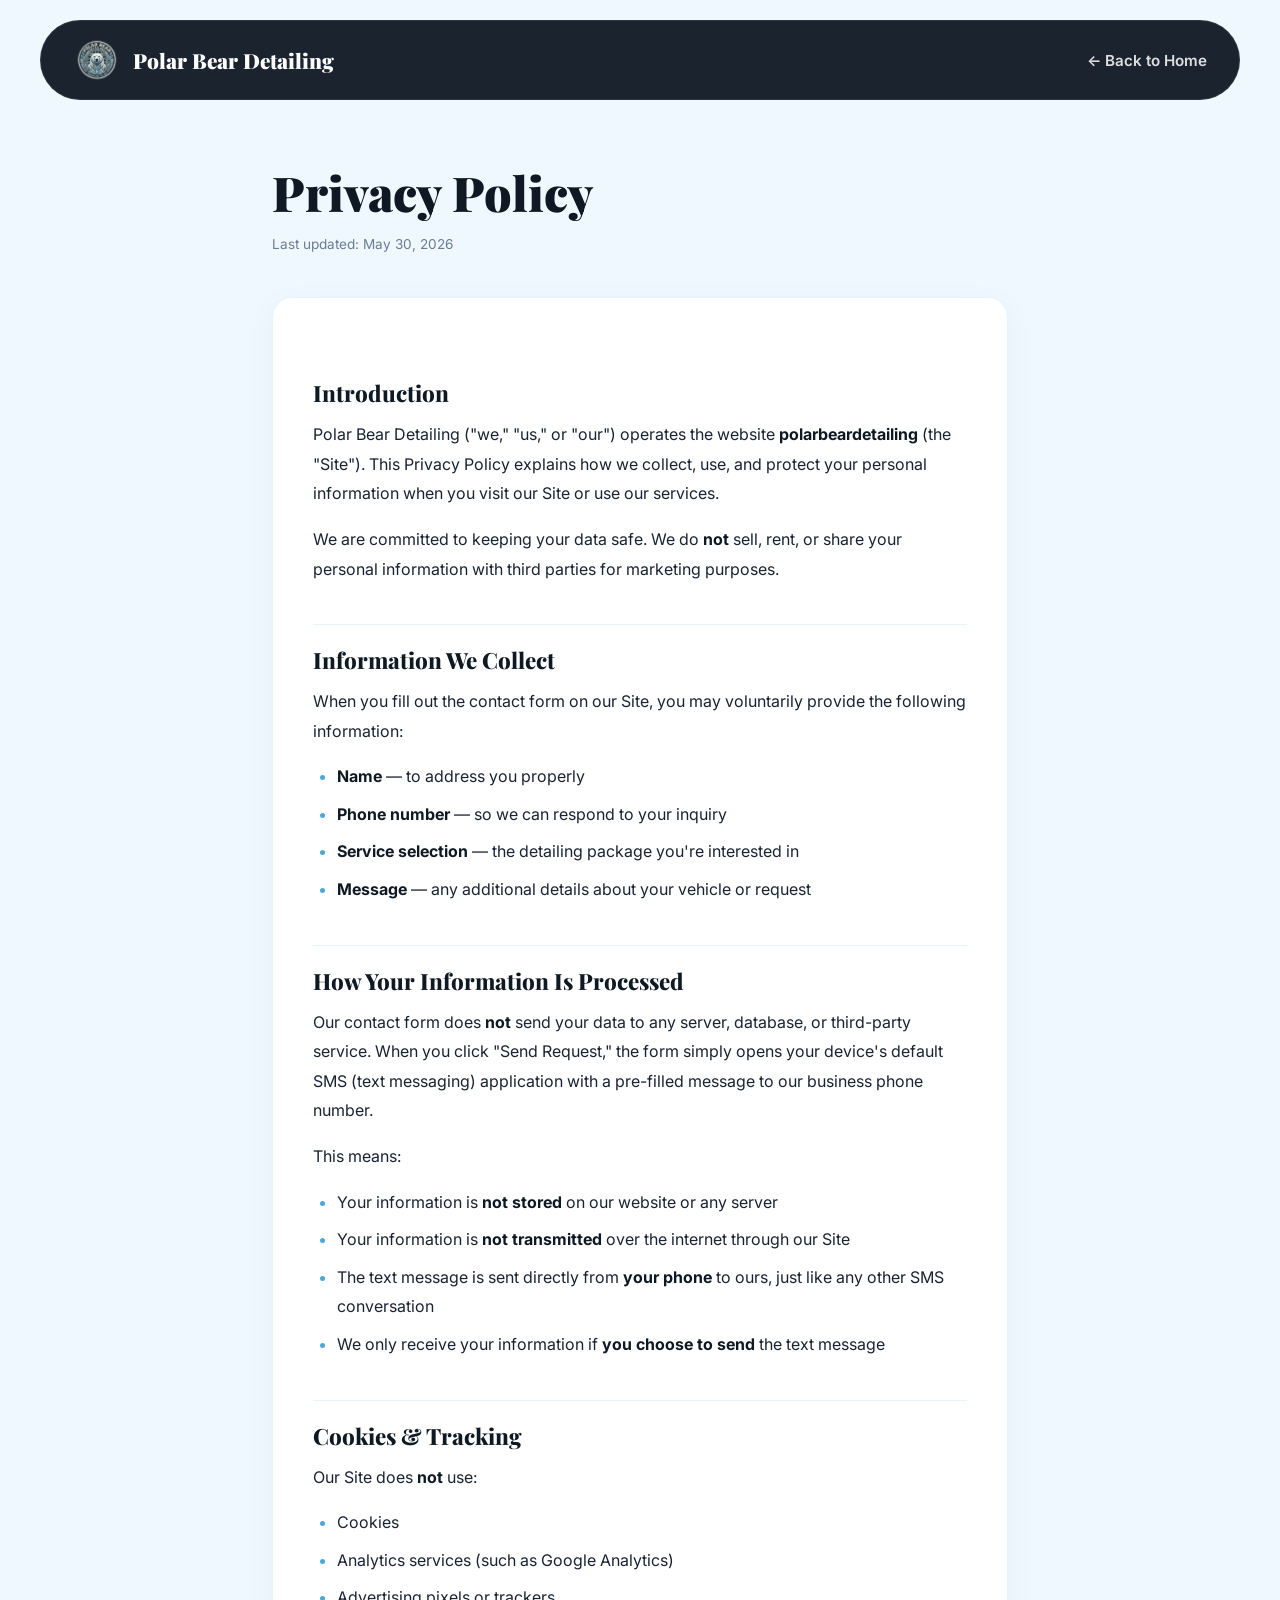
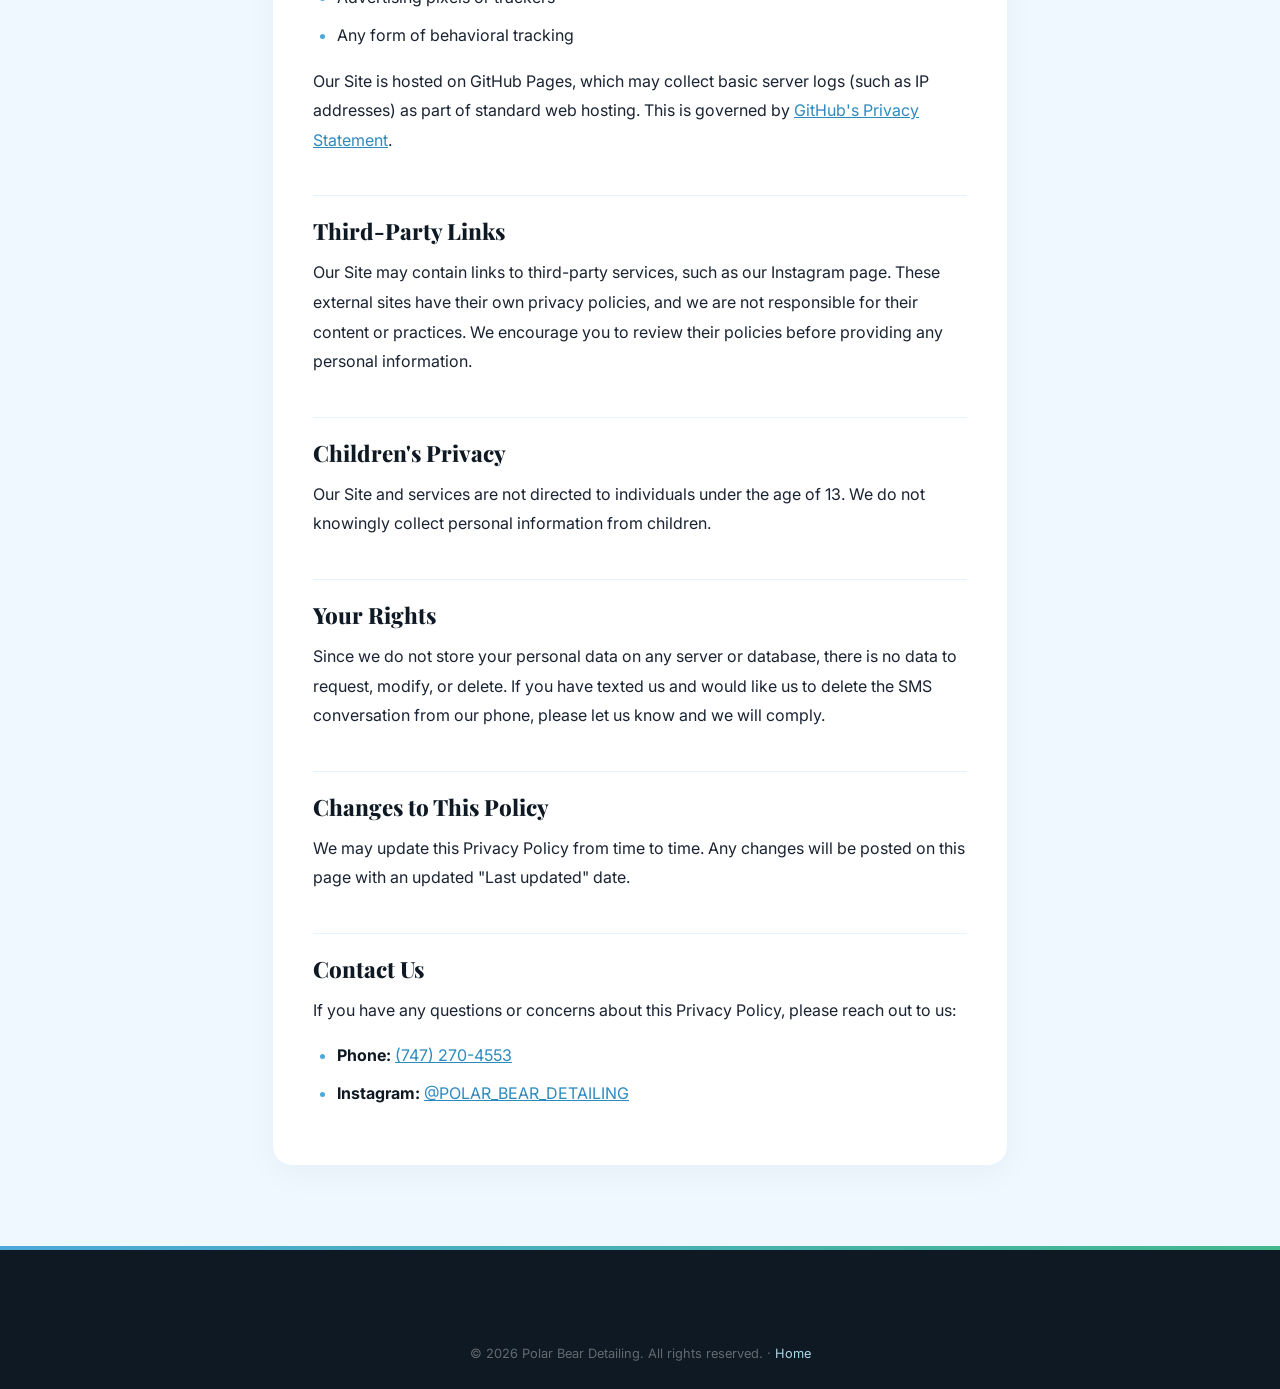
<file: privacy.html>
<!DOCTYPE html>
<html lang="en">
<head>
  <meta charset="UTF-8">
  <meta name="viewport" content="width=device-width, initial-scale=1.0">
  <title>Privacy Policy — Polar Bear Detailing</title>
  <meta name="description" content="Privacy Policy for Polar Bear Detailing. Learn how we handle your personal information.">
  <link rel="icon" type="image/png" sizes="32x32" href="favicon-32.png">
  <link rel="icon" type="image/png" sizes="16x16" href="favicon-16.png">
  <link rel="apple-touch-icon" sizes="180x180" href="apple-touch-icon.png">
  <meta name="theme-color" content="#0f1923">
  <link rel="stylesheet" href="styles.css">
  <style>
    .policy-page { padding: 160px 0 80px; min-height: 100vh; background: var(--ice); }
    .policy-nav { position: fixed; top: 20px; left: 50%; transform: translateX(-50%); width: calc(100% - 64px); max-width: 1200px; height: 80px; border-radius: 40px; z-index: 101; padding: 0 32px; background: rgba(15, 25, 35, 0.95); border: 1px solid rgba(255,255,255,0.08); backdrop-filter: blur(20px); -webkit-backdrop-filter: blur(20px); display: flex; align-items: center; justify-content: space-between; }
    .policy-nav a.back-link { color: #fff; font-weight: 600; font-size: .95rem; display: flex; align-items: center; gap: 8px; opacity: .85; transition: all .3s; }
    .policy-nav a.back-link:hover { opacity: 1; color: var(--glacier-l); }
    .policy-nav .pn-logo { display: flex; align-items: center; gap: 12px; font-family: 'Playfair Display', serif; font-weight: 900; font-size: 1.3rem; color: #fff; }
    .policy-nav .pn-logo img { height: 48px; width: 48px; border-radius: 50%; object-fit: cover; }
    .policy-content { max-width: 800px; margin: 0 auto; padding: 0 32px; }
    .policy-content h1 { font-family: 'Playfair Display', serif; font-size: clamp(2rem, 4vw, 3rem); font-weight: 900; color: var(--navy); margin-bottom: 8px; }
    .policy-content .policy-updated { font-size: .85rem; color: var(--text-l); margin-bottom: 40px; }
    .policy-content h2 { font-family: 'Playfair Display', serif; font-size: 1.4rem; font-weight: 800; color: var(--navy); margin: 40px 0 12px; padding-top: 20px; border-top: 1px solid var(--ice2); }
    .policy-content h2:first-of-type { border-top: none; padding-top: 0; }
    .policy-content p { font-size: 1rem; color: var(--text); line-height: 1.85; margin-bottom: 16px; }
    .policy-content ul { padding-left: 24px; margin-bottom: 16px; }
    .policy-content li { font-size: 1rem; color: var(--text); line-height: 1.85; margin-bottom: 8px; }
    .policy-content li::marker { color: var(--glacier); }
    .policy-content strong { color: var(--navy); }
    .policy-content a { color: var(--glacier-d); text-decoration: underline; transition: color .3s; }
    .policy-content a:hover { color: var(--glacier); }
    .policy-card { background: #fff; border-radius: var(--radius); padding: 40px; border: 1px solid var(--ice2); box-shadow: 0 8px 32px rgba(15,25,35,.04); }
    @media (max-width: 768px) {
      .policy-page { padding: 120px 0 60px; }
      .policy-nav { width: calc(100% - 32px); padding: 0 20px; height: 70px; border-radius: 35px; top: 12px; }
      .policy-nav .pn-logo { font-size: 1.1rem; }
      .policy-nav .pn-logo img { height: 40px; width: 40px; }
      .policy-card { padding: 28px 20px; }
    }
  </style>
</head>
<body>

  <nav class="policy-nav">
    <a href="index.html" class="pn-logo">
      <img src="Logo/polar-bear-logo.png" alt="Polar Bear Detailing">
      <span>Polar Bear Detailing</span>
    </a>
    <a href="index.html" class="back-link">← Back to Home</a>
  </nav>

  <div class="policy-page">
    <div class="policy-content">
      <h1>Privacy Policy</h1>
      <p class="policy-updated">Last updated: May 30, 2026</p>

      <div class="policy-card">

        <h2>Introduction</h2>
        <p>Polar Bear Detailing ("we," "us," or "our") operates the website <strong>polarbeardetailing</strong> (the "Site"). This Privacy Policy explains how we collect, use, and protect your personal information when you visit our Site or use our services.</p>
        <p>We are committed to keeping your data safe. We do <strong>not</strong> sell, rent, or share your personal information with third parties for marketing purposes.</p>

        <h2>Information We Collect</h2>
        <p>When you fill out the contact form on our Site, you may voluntarily provide the following information:</p>
        <ul>
          <li><strong>Name</strong> — to address you properly</li>
          <li><strong>Phone number</strong> — so we can respond to your inquiry</li>
          <li><strong>Service selection</strong> — the detailing package you're interested in</li>
          <li><strong>Message</strong> — any additional details about your vehicle or request</li>
        </ul>

        <h2>How Your Information Is Processed</h2>
        <p>Our contact form does <strong>not</strong> send your data to any server, database, or third-party service. When you click "Send Request," the form simply opens your device's default SMS (text messaging) application with a pre-filled message to our business phone number.</p>
        <p>This means:</p>
        <ul>
          <li>Your information is <strong>not stored</strong> on our website or any server</li>
          <li>Your information is <strong>not transmitted</strong> over the internet through our Site</li>
          <li>The text message is sent directly from <strong>your phone</strong> to ours, just like any other SMS conversation</li>
          <li>We only receive your information if <strong>you choose to send</strong> the text message</li>
        </ul>

        <h2>Cookies & Tracking</h2>
        <p>Our Site does <strong>not</strong> use:</p>
        <ul>
          <li>Cookies</li>
          <li>Analytics services (such as Google Analytics)</li>
          <li>Advertising pixels or trackers</li>
          <li>Any form of behavioral tracking</li>
        </ul>
        <p>Our Site is hosted on GitHub Pages, which may collect basic server logs (such as IP addresses) as part of standard web hosting. This is governed by <a href="https://docs.github.com/en/site-policy/privacy-policies/github-general-privacy-statement" target="_blank" rel="noopener">GitHub's Privacy Statement</a>.</p>

        <h2>Third-Party Links</h2>
        <p>Our Site may contain links to third-party services, such as our Instagram page. These external sites have their own privacy policies, and we are not responsible for their content or practices. We encourage you to review their policies before providing any personal information.</p>

        <h2>Children's Privacy</h2>
        <p>Our Site and services are not directed to individuals under the age of 13. We do not knowingly collect personal information from children.</p>

        <h2>Your Rights</h2>
        <p>Since we do not store your personal data on any server or database, there is no data to request, modify, or delete. If you have texted us and would like us to delete the SMS conversation from our phone, please let us know and we will comply.</p>

        <h2>Changes to This Policy</h2>
        <p>We may update this Privacy Policy from time to time. Any changes will be posted on this page with an updated "Last updated" date.</p>

        <h2>Contact Us</h2>
        <p>If you have any questions or concerns about this Privacy Policy, please reach out to us:</p>
        <ul>
          <li><strong>Phone:</strong> <a href="tel:7472704553">(747) 270-4553</a></li>
          <li><strong>Instagram:</strong> <a href="https://www.instagram.com/POLAR_BEAR_Detailing" target="_blank" rel="noopener">@POLAR_BEAR_DETAILING</a></li>
        </ul>

      </div>
    </div>
  </div>

  <div class="footer-aurora"></div>
  <footer class="footer">
    <div class="container">
      <div class="footer-bottom" style="border-top:none">
        © 2026 Polar Bear Detailing. All rights reserved. · <a href="index.html" style="color:var(--glacier-l)">Home</a>
      </div>
    </div>
  </footer>

</body>
</html>
</file>
<file: styles.css>
@import url('https://fonts.googleapis.com/css2?family=Inter:wght@300;400;500;600;700;800;900&family=Playfair+Display:wght@700;800;900&display=swap');
:root{--white:#fff;--ice:#f0f8ff;--ice2:#e8f4fd;--glacier:#4da8da;--glacier-d:#2d8abf;--glacier-l:#a8d8ea;--navy:#0f1923;--navy2:#1a2a3a;--text:#1a2332;--text-l:#6b7d93;--radius:20px;--ease:cubic-bezier(.16,1,.3,1)}
*,*::before,*::after{box-sizing:border-box;margin:0;padding:0}
html{scroll-behavior:smooth}
body{font-family:'Inter',system-ui,sans-serif;color:var(--text);background:var(--white);overflow-x:hidden;-webkit-font-smoothing:antialiased}
body.no-scroll{overflow:hidden}
a{color:inherit;text-decoration:none}img{max-width:100%;display:block}button{cursor:pointer;font-family:inherit}
.container{max-width:1240px;margin:0 auto;padding:0 32px}
.btn{display:inline-flex;align-items:center;gap:10px;padding:16px 36px;border:none;border-radius:60px;font-weight:600;font-size:1rem;transition:all .5s var(--ease);position:relative;overflow:hidden}
.btn::after{content:'';position:absolute;inset:0;background:rgba(255,255,255,.15);transform:translateY(100%);transition:transform .4s var(--ease)}
.btn:hover::after{transform:translateY(0)}
.btn-primary{background:linear-gradient(135deg,var(--glacier),var(--glacier-d));color:#fff;box-shadow:0 8px 32px rgba(77,168,218,.3)}
.btn-primary:hover{transform:translateY(-3px) scale(1.03);box-shadow:0 16px 48px rgba(77,168,218,.4)}
.btn-lg{padding:20px 48px;font-size:1.1rem}
.btn-sm{padding:14px 28px;font-size:.9rem}
.btn-glass{background:rgba(255,255,255,.15);backdrop-filter:blur(10px);border:1px solid rgba(255,255,255,.3);color:#fff}
.btn-glass:hover{background:rgba(255,255,255,.25);transform:translateY(-3px)}
.btn-outline{background:transparent;border:2px solid var(--glacier);color:var(--glacier)}
.btn-outline:hover{background:var(--glacier);color:#fff;transform:translateY(-3px)}
.navbar {
  position: fixed;
  top: 20px;
  left: 50%;
  transform: translateX(-50%);
  width: calc(100% - 64px);
  max-width: 1200px;
  height: 80px;
  border-radius: 40px;
  z-index: 101;
  padding: 0 32px;
  transition: all 0.6s var(--ease);
  background: rgba(15, 25, 35, 0.4);
  border: 1px solid rgba(255, 255, 255, 0.08);
  backdrop-filter: blur(20px);
  -webkit-backdrop-filter: blur(20px);
}
@media (max-width: 768px) {
  .navbar {
    width: calc(100% - 32px);
    padding: 0 20px;
    height: 70px;
    border-radius: 35px;
    top: 12px;
  }
}
.navbar.scrolled {
  background: rgba(255, 255, 255, 0.85);
  border-color: rgba(77, 168, 218, 0.15);
  box-shadow: 0 20px 40px rgba(15, 25, 35, 0.05);
  top: 12px;
}
.navbar.scrolled .nav-logo {
  color: var(--navy);
}
.navbar.scrolled .nav-links a {
  color: var(--navy);
}
.navbar.scrolled .hamburger span {
  background: var(--navy);
}
.nav-inner{max-width:1240px;margin:0 auto;display:flex;align-items:center;justify-content:space-between;height:100%}
.nav-logo{display:flex;align-items:center;gap:14px;font-family:'Playfair Display',serif;font-weight:900;font-size:1.45rem;color:#fff;transition:color .6s var(--ease);line-height:1}
.nav-logo span{display:inline-block;transform:translateY(-2px)}
.nav-logo img{height:64px;width:64px;border-radius:50%;object-fit:cover}
.nav-links{display:flex;align-items:center;gap:36px;list-style:none}
.nav-links a{font-size:.9rem;font-weight:500;color:#fff;opacity:.85;transition:all .3s}
.nav-links a:hover{opacity:1;color:var(--glacier-l)}
.hamburger{display:none;background:none;border:none;flex-direction:column;gap:6px;padding:8px}
.hamburger span{width:24px;height:2px;background:#fff;transition:all .3s}
.mobile-menu {
  position: fixed;
  inset: 0;
  background: rgba(15, 25, 35, 0.96);
  backdrop-filter: blur(25px);
  -webkit-backdrop-filter: blur(25px);
  padding: 120px 32px 40px;
  z-index: 99;
  display: flex;
  flex-direction: column;
  gap: 12px;
  opacity: 0;
  pointer-events: none;
  transform: translateY(-20px);
  transition: all 0.5s var(--ease);
}
.mobile-menu.active {
  opacity: 1;
  pointer-events: auto;
  transform: translateY(0);
}
.navbar.menu-active {
  background: transparent !important;
  border-color: transparent !important;
  box-shadow: none !important;
  backdrop-filter: none !important;
  -webkit-backdrop-filter: none !important;
}
.navbar.menu-active .nav-logo {
  color: #fff !important;
}
.navbar.menu-active .hamburger span {
  background: #fff !important;
}
.mobile-menu a {
  font-size: 1.8rem;
  font-weight: 700;
  color: #fff;
  padding: 16px 0;
  border-bottom: 1px solid rgba(255, 255, 255, 0.1);
  opacity: 0;
  transform: translateY(20px);
  transition: all 0.5s var(--ease);
}
.mobile-menu.active a {
  opacity: 0.9;
  transform: translateY(0);
}
.mobile-menu.active a:nth-child(1) { transition-delay: 0.1s; }
.mobile-menu.active a:nth-child(2) { transition-delay: 0.15s; }
.mobile-menu.active a:nth-child(3) { transition-delay: 0.2s; }
.mobile-menu.active a:nth-child(4) { transition-delay: 0.25s; }
.hero{min-height:100vh;display:flex;flex-direction:column;align-items:center;justify-content:center;position:relative;overflow:hidden}
.hero-bg{position:absolute;inset:0;width:100%;height:100%;object-fit:cover;z-index:0}
.hero-overlay{position:absolute;inset:0;background:linear-gradient(180deg,rgba(15,25,35,.85) 0%,rgba(15,25,35,.6) 50%,rgba(15,25,35,.75) 100%);z-index:1}
.hero-particles{position:absolute;inset:0;z-index:2;pointer-events:none}
.hero-inner{position:relative;z-index:3;text-align:center;max-width:900px;width:100%;margin:auto auto 0;padding:120px 32px 0}
.hero-badge{display:inline-flex;align-items:center;gap:8px;padding:10px 24px;background:rgba(255,255,255,.1);backdrop-filter:blur(10px);border:1px solid rgba(255,255,255,.2);border-radius:50px;font-size:.85rem;font-weight:600;color:#fff;margin-bottom:28px;animation:fadeUp .8s var(--ease) both}
.hero h1{font-family:'Playfair Display',serif;font-size:clamp(2.8rem,7vw,5.5rem);font-weight:900;line-height:1.05;letter-spacing:-.02em;color:#fff;margin-bottom:24px;animation:fadeUp 1s var(--ease) .1s both}
.hero h1 em{font-style:normal;background:linear-gradient(135deg,var(--glacier-l),var(--glacier));-webkit-background-clip:text;-webkit-text-fill-color:transparent;background-clip:text}
.hero-sub{font-size:clamp(1rem,1.8vw,1.25rem);color:rgba(255,255,255,.8);max-width:580px;margin:0 auto 36px;line-height:1.7;animation:fadeUp 1s var(--ease) .2s both}
.hero-cta{display:flex;gap:16px;justify-content:center;flex-wrap:wrap;animation:fadeUp 1s var(--ease) .3s both}
.hero-trust{display:flex;gap:24px;justify-content:center;margin-top:40px;animation:fadeUp 1s var(--ease) .5s both;flex-wrap:wrap}
.hero-trust-item{font-size:.85rem;font-weight:500;color:rgba(255,255,255,.7);display:flex;align-items:center;gap:6px}
.hero-scroll{position:relative;z-index:3;display:flex;flex-direction:column;align-items:center;gap:8px;margin-top:auto;margin-bottom:32px;animation:fadeUp 1s var(--ease) .7s both}
.hero-scroll span{font-size:.7rem;font-weight:600;letter-spacing:.15em;text-transform:uppercase;color:rgba(255,255,255,.5)}
.scroll-line{width:1px;height:36px;background:linear-gradient(to bottom,var(--glacier-l),transparent);animation:scrollPulse 2s ease-in-out infinite}
@keyframes fadeUp{from{opacity:0;transform:translateY(40px)}to{opacity:1;transform:translateY(0)}}
@keyframes scrollPulse{0%,100%{opacity:.3;transform:scaleY(.6)}50%{opacity:1;transform:scaleY(1)}}
.stats{padding:72px 0;background:var(--navy);position:relative}
.stats-grid{display:grid;grid-template-columns:repeat(4,1fr);gap:32px;text-align:center}
.stat-number{font-family:'Playfair Display',serif;font-size:3.2rem;font-weight:900;background:linear-gradient(135deg,#fff,var(--glacier-l));-webkit-background-clip:text;-webkit-text-fill-color:transparent;background-clip:text}
.stat-label{font-size:.8rem;color:var(--glacier-l);margin-top:4px;font-weight:500;letter-spacing:.08em;text-transform:uppercase}
.trust-strip{padding:48px 0;background:#fff;border-bottom:1px solid var(--ice2)}
.trust-grid{display:grid;grid-template-columns:repeat(4,1fr);gap:24px;text-align:center}
.trust-item{display:flex;flex-direction:column;align-items:center;gap:10px}
.trust-icon{width:56px;height:56px;border-radius:16px;background:var(--ice);border:1px solid var(--ice2);display:flex;align-items:center;justify-content:center;font-size:1.6rem}
.trust-item h4{font-size:.85rem;font-weight:700;color:var(--navy)}
.trust-item p{font-size:.75rem;color:var(--text-l);line-height:1.4}
.section{padding:72px 0;position:relative}
.section-dark{background:var(--navy);color:#fff}
.section-ice{background:var(--ice)}
.section-label{font-size:.8rem;font-weight:700;letter-spacing:.2em;text-transform:uppercase;color:var(--glacier);margin-bottom:12px}
.section-title{font-family:'Playfair Display',serif;font-size:clamp(1.8rem,4vw,3rem);font-weight:900;line-height:1.15;letter-spacing:-.02em;margin-bottom:14px}
.section-desc{font-size:1rem;color:var(--text-l);max-width:520px;line-height:1.7}
.section-dark .section-desc{color:var(--glacier-l)}
.section-header{text-align:center;margin-bottom:48px}
.section-header .section-desc{margin:0 auto}
[data-reveal]{opacity:0;transform:translateY(30px);transition:opacity 1s var(--ease),transform 1s var(--ease)}
[data-reveal].revealed{opacity:1;transform:translateY(0)}
[data-reveal="scale"]{transform:scale(.95)}[data-reveal="scale"].revealed{transform:scale(1)}
.split-section{display:grid;grid-template-columns:1fr 1fr;gap:48px;align-items:center}
.why-grid{display:grid;grid-template-columns:1fr 1fr;gap:16px}
.why-card{padding:24px;border-radius:16px;background:var(--ice);border:1px solid var(--ice2);transition:all .5s var(--ease)}
.why-card:hover{transform:translateY(-4px);box-shadow:0 16px 40px rgba(77,168,218,.1);background:#fff}
.why-card .why-icon{width:48px;height:48px;border-radius:12px;background:linear-gradient(135deg,var(--glacier),var(--glacier-d));display:flex;align-items:center;justify-content:center;font-size:1.4rem;margin-bottom:14px}
.why-card h4{font-family:'Playfair Display',serif;font-size:1.05rem;font-weight:800;margin-bottom:6px;color:var(--navy)}
.why-card p{font-size:.82rem;color:var(--text-l);line-height:1.55}
.steps-grid{display:grid;grid-template-columns:repeat(3,1fr);gap:32px;position:relative}
.step-card{text-align:center;position:relative;z-index:1}
.step-number{font-family:'Playfair Display',serif;font-size:4rem;font-weight:900;background:linear-gradient(135deg,var(--glacier-l),var(--glacier));-webkit-background-clip:text;-webkit-text-fill-color:transparent;background-clip:text;line-height:1;margin-bottom:20px}
.step-card h3{font-size:1.2rem;font-weight:700;color:#fff;margin-bottom:10px}
.step-card p{font-size:.9rem;color:var(--glacier-l);line-height:1.6;max-width:280px;margin:0 auto}
.services-grid{display:grid;grid-template-columns:repeat(auto-fit,minmax(320px,1fr));gap:24px}
.service-card{background:#fff;border:1px solid rgba(77,168,218,.1);border-radius:var(--radius);padding:40px 28px;position:relative;overflow:hidden;transition:all .6s var(--ease)}
.service-card::before{content:'';position:absolute;top:0;left:0;right:0;height:3px;background:linear-gradient(90deg,var(--glacier-l),var(--glacier));transform:scaleX(0);transform-origin:left;transition:transform .6s var(--ease)}
.service-card:hover{transform:translateY(-8px);box-shadow:0 24px 64px rgba(77,168,218,.12);border-color:var(--glacier-l)}
.service-card:hover::before{transform:scaleX(1)}
.service-card.popular{border-color:var(--glacier);box-shadow:0 12px 40px rgba(77,168,218,.1)}
.popular-badge{position:absolute;top:20px;right:20px;background:linear-gradient(135deg,var(--glacier),var(--glacier-d));color:#fff;font-size:.7rem;font-weight:700;padding:6px 16px;border-radius:50px;text-transform:uppercase;letter-spacing:1px}
.service-icon{font-size:2.5rem;margin-bottom:16px;display:block}
.service-card h3{font-family:'Playfair Display',serif;font-size:1.5rem;font-weight:800;margin-bottom:8px;color:var(--navy)}
.service-desc{color:var(--text-l);font-size:.9rem;margin-bottom:18px;line-height:1.6}
.service-items{list-style:none;margin-bottom:24px}
.service-items li{padding:7px 0 7px 26px;position:relative;font-size:.88rem;color:var(--text)}
.service-items li::before{content:'✓';position:absolute;left:0;color:var(--glacier);font-weight:700}
.service-card .btn{width:100%;justify-content:center}
.pricing-note{text-align:center;max-width:640px;margin:40px auto 0;padding:36px 32px;background:linear-gradient(135deg,var(--ice),#fff);border:1px solid var(--ice2);border-radius:var(--radius);display:flex;flex-direction:column;align-items:center}
.pricing-note p{font-size:1.05rem;color:var(--text);line-height:1.8}
.cta-break{padding:64px 0;background:linear-gradient(180deg,#0f1923 0%,#1a2a3a 50%,#0f1923 100%);position:relative;overflow:hidden}
.cta-break::before{content:'';position:absolute;top:-50%;right:-20%;width:500px;height:500px;border-radius:50%;background:radial-gradient(circle,rgba(77,168,218,.15),transparent 70%)}
.cta-break-inner{text-align:center;position:relative;z-index:1}
.cta-break h2{font-family:'Playfair Display',serif;font-size:clamp(1.6rem,3.5vw,2.4rem);font-weight:900;color:#fff;margin-bottom:12px}
.cta-break p{font-size:1rem;color:var(--glacier-l);margin-bottom:28px}
.gallery-grid{display:grid;grid-template-columns:repeat(auto-fill,minmax(260px,1fr));gap:16px}
.gallery-item{position:relative;border-radius:16px;overflow:hidden;aspect-ratio:4/3;cursor:pointer}
.gallery-item img{width:100%;height:100%;object-fit:cover;transition:transform .8s var(--ease)}
.gallery-item:hover img{transform:scale(1.08)}
.gallery-item .overlay{position:absolute;inset:0;background:linear-gradient(to top,rgba(15,25,35,.7),transparent 60%);opacity:0;transition:opacity .5s;display:flex;align-items:flex-end;padding:24px}
.gallery-item:hover .overlay{opacity:1}
.gallery-item .overlay span{color:#fff;font-weight:600;transform:translateY(10px);transition:transform .5s var(--ease)}
.gallery-item:hover .overlay span{transform:translateY(0)}
.reviews-wrapper{overflow:hidden;margin:-16px -32px;padding:16px 32px}
.reviews-track{display:flex;gap:24px;transition:transform .7s var(--ease)}
.review-card{flex:0 0 380px;background:#fff;border:1px solid rgba(77,168,218,.08);border-radius:var(--radius);padding:36px 28px;position:relative}
.review-card::before{content:'\201C';position:absolute;top:12px;right:20px;font-size:5rem;color:var(--ice2);font-family:Georgia,serif;line-height:1}
.review-stars{color:#f5a623;font-size:1.1rem;margin-bottom:14px;letter-spacing:3px}
.review-text{color:var(--text);font-size:.95rem;line-height:1.8;margin-bottom:20px}
.review-author{display:flex;align-items:center;gap:12px}
.review-avatar{width:44px;height:44px;border-radius:50%;background:linear-gradient(135deg,var(--glacier-l),var(--glacier));display:flex;align-items:center;justify-content:center;color:#fff;font-weight:800}
.review-name{font-weight:700;color:var(--navy);font-size:.95rem}
.review-location{font-size:.8rem;color:var(--text-l);margin-top:2px}
.reviews-controls{display:flex;justify-content:center;gap:12px;margin-top:36px}
.reviews-controls button{width:48px;height:48px;border-radius:50%;border:2px solid var(--ice2);background:#fff;color:var(--navy);font-size:1.2rem;transition:all .3s}
.reviews-controls button:hover{background:var(--glacier);color:#fff;border-color:var(--glacier);transform:scale(1.1)}
.reviews-dots{display:flex;justify-content:center;gap:8px;margin-top:16px}
.reviews-dots .dot{width:8px;height:8px;border-radius:50%;background:var(--ice2);border:none;transition:all .4s;cursor:pointer}
.reviews-dots .dot.active{background:var(--glacier);width:32px;border-radius:4px}
.areas-grid{display:grid;grid-template-columns:repeat(3,1fr);gap:24px}
.area-card{text-align:center;padding:48px 28px;background:#fff;border:1px solid rgba(77,168,218,.08);border-radius:var(--radius);transition:all .5s var(--ease)}
.area-card:hover{transform:translateY(-6px);box-shadow:0 20px 48px rgba(77,168,218,.1)}
.area-card.primary{border-color:rgba(77,168,218,.08);background:#fff}
.area-icon{width:64px;height:64px;border-radius:16px;background:linear-gradient(135deg,var(--ice),var(--ice2));display:inline-flex;align-items:center;justify-content:center;font-size:2.5rem;transition:all .5s var(--ease)}
.area-card h3{font-family:'Playfair Display',serif;font-size:1.5rem;font-weight:800;color:var(--navy);margin-bottom:8px}
.area-card p{color:var(--text-l);font-size:.9rem}
.contact-grid{display:grid;grid-template-columns:1fr 1fr;gap:72px;align-items:start}
.contact-info h3{font-family:'Playfair Display',serif;font-size:2.2rem;font-weight:900;color:#fff;margin-bottom:16px;line-height:1.15}
.contact-info>p{color:var(--glacier-l);margin-bottom:32px;font-size:1.05rem;line-height:1.7}
.contact-methods{display:flex;flex-direction:column;gap:14px}
.contact-method{display:flex;align-items:center;gap:18px;padding:18px 22px;background:rgba(255,255,255,.06);border-radius:16px;border:1px solid rgba(255,255,255,.1);transition:all .4s var(--ease)}
.contact-method:hover{border-color:var(--glacier);transform:translateX(6px);background:rgba(255,255,255,.1)}
.cm-icon{width:48px;height:48px;border-radius:14px;background:linear-gradient(135deg,var(--glacier),var(--glacier-d));display:flex;align-items:center;justify-content:center;font-size:1.3rem;flex-shrink:0}
.cm-label{font-size:.7rem;color:var(--glacier-l);text-transform:uppercase;letter-spacing:.12em;font-weight:600}
.cm-value{font-weight:700;color:#fff;font-size:1.05rem;margin-top:2px}
.contact-form{background:rgba(255,255,255,.06);border:1px solid rgba(255,255,255,.1);border-radius:var(--radius);padding:44px;backdrop-filter:blur(10px)}
.contact-form h3{font-family:'Playfair Display',serif;font-size:1.5rem;font-weight:800;margin-bottom:24px;color:#fff}
.form-group{margin-bottom:18px}
.form-group label{display:block;font-weight:600;font-size:.85rem;margin-bottom:6px;color:var(--glacier-l)}
.form-group input,.form-group textarea,.form-group select{width:100%;padding:14px 18px;border:1px solid rgba(255,255,255,.15);border-radius:12px;font-family:inherit;font-size:.95rem;background:rgba(255,255,255,.06);color:#fff;transition:all .3s}
.form-group input::placeholder,.form-group textarea::placeholder{color:rgba(255,255,255,.35)}
.form-group input:focus,.form-group textarea:focus,.form-group select:focus{outline:none;border-color:var(--glacier);background:rgba(255,255,255,.1);box-shadow:0 0 0 4px rgba(77,168,218,.15)}
.form-group textarea{resize:vertical;min-height:100px}
.form-group select{appearance:none}
.form-group select option{background:var(--navy);color:#fff}
.form-row{display:grid;grid-template-columns:1fr 1fr;gap:16px}
.contact-form .btn{width:100%;justify-content:center;margin-top:8px}
.floating-cta{position:fixed;bottom:28px;right:28px;display:flex;flex-direction:column;gap:12px;z-index:90;opacity:0;transform:translateY(20px);transition:all .5s var(--ease)}
.floating-cta.visible{opacity:1;transform:translateY(0)}
.float-btn{width:56px;height:56px;border-radius:50%;display:flex;align-items:center;justify-content:center;font-size:1.4rem;box-shadow:0 8px 24px rgba(0,0,0,.2);transition:all .3s var(--ease)}
.float-btn:hover{transform:scale(1.15)}
.float-phone{background:linear-gradient(135deg,var(--glacier),var(--glacier-d))}
.float-insta{background:linear-gradient(135deg,#833AB4,#E1306C,#F77737)}
.footer-aurora{height:4px;background:linear-gradient(90deg,#4da8da,#43b88c,#a8d8ea,#4da8da);background-size:300% 100%;animation:aurora 6s ease-in-out infinite}
@keyframes aurora{0%,100%{background-position:0% 50%}50%{background-position:100% 50%}}
.footer{background:var(--navy);color:#fff;padding:72px 0 28px}
.footer-grid{display:grid;grid-template-columns:2fr 1fr 1fr;gap:60px;margin-bottom:40px}
.footer-brand .footer-logo{display:flex;align-items:center;gap:12px;margin-bottom:16px}
.footer-brand .footer-logo img{height:48px;width:48px;border-radius:50%}
.footer-brand .footer-logo span{font-family:'Playfair Display',serif;font-weight:900;font-size:1.2rem}
.footer-brand p{color:var(--glacier-l);font-size:.9rem;line-height:1.7}
.footer h4{font-size:.75rem;font-weight:700;letter-spacing:.15em;text-transform:uppercase;margin-bottom:16px;color:var(--glacier-l)}
.footer-links{list-style:none}
.footer-links li{margin-bottom:10px}
.footer-links a{color:rgba(255,255,255,.6);font-size:.9rem;transition:all .3s}
.footer-links a:hover{color:#fff}
.footer-social{display:flex;gap:12px;margin-top:16px}
.footer-social a{width:40px;height:40px;border-radius:50%;background:rgba(255,255,255,.06);border:1px solid rgba(255,255,255,.1);display:flex;align-items:center;justify-content:center;color:#fff;font-size:1rem;transition:all .4s var(--ease)}
.footer-social a:hover{background:var(--glacier);border-color:var(--glacier);transform:translateY(-3px)}
.footer-bottom{border-top:1px solid rgba(255,255,255,.08);padding-top:24px;text-align:center;color:rgba(255,255,255,.35);font-size:.8rem}
.footer-privacy{text-align:center;padding-top:12px;font-size:.75rem}
.footer-privacy a{color:rgba(255,255,255,.35);transition:color .3s}
.footer-privacy a:hover{color:var(--glacier-l)}
.lightbox{display:none;position:fixed;inset:0;z-index:200;background:rgba(0,0,0,.92);backdrop-filter:blur(20px);align-items:center;justify-content:center}
.lightbox.active{display:flex}
.lightbox #lightbox-img{max-width:90vw;max-height:85vh;border-radius:12px}
.lightbox-close{position:absolute;top:24px;right:32px;background:none;border:none;color:#fff;font-size:2.5rem;opacity:.7;transition:all .3s;z-index:10}
.lightbox-close:hover{opacity:1;transform:rotate(90deg)}
.ba-lightbox-container{display:none;position:relative;width:90vw;max-width:900px;aspect-ratio:16/10;border-radius:16px;overflow:hidden;cursor:ew-resize;touch-action:none;user-select:none;box-shadow:0 24px 64px rgba(0,0,0,.4)}
.ba-lightbox-container img{width:100%;height:100%;object-fit:cover;display:block;position:absolute;top:0;left:0}
.ba-lb-overlay{position:absolute;inset:0;width:50%;overflow:hidden}
.ba-lb-overlay img{position:absolute;top:0;left:0;width:90vw;max-width:900px;height:100%;object-fit:cover}
.ba-lb-slider{position:absolute;top:0;bottom:0;left:50%;width:3px;background:#fff;z-index:10;box-shadow:0 0 20px rgba(0,0,0,.3)}
.ba-lb-handle{position:absolute;top:50%;left:50%;transform:translate(-50%,-50%);width:52px;height:52px;border-radius:50%;background:#fff;box-shadow:0 4px 20px rgba(0,0,0,.25);display:flex;align-items:center;justify-content:center;font-size:.7rem;font-weight:800;color:var(--navy);letter-spacing:3px}
.ba-lb-label{position:absolute;bottom:20px;padding:8px 20px;background:rgba(0,0,0,.5);backdrop-filter:blur(10px);color:#fff;border-radius:50px;font-size:.8rem;font-weight:600;z-index:5;text-transform:uppercase;letter-spacing:.05em}
.ba-lb-before-label{left:20px}.ba-lb-after-label{right:20px}
.ba-badge{display:inline-block;padding:4px 12px;background:linear-gradient(135deg,var(--glacier),var(--glacier-d));color:#fff;border-radius:50px;font-size:.65rem;font-weight:700;text-transform:uppercase;letter-spacing:1px;margin-bottom:8px}
@media(max-width:1024px){.split-section{grid-template-columns:1fr}.contact-grid{grid-template-columns:1fr}.footer-grid{grid-template-columns:1fr}.stats-grid{grid-template-columns:repeat(2,1fr)}.trust-grid{grid-template-columns:repeat(2,1fr)}}
@media(max-width:768px){.nav-links{display:none}.hamburger{display:flex}.nav-logo{font-size:1.2rem;gap:10px}.nav-logo img{height:46px;width:46px}.section{padding:56px 0}.services-grid{grid-template-columns:1fr}.areas-grid{grid-template-columns:1fr}.steps-grid{grid-template-columns:1fr}.review-card{flex:0 0 300px}.form-row{grid-template-columns:1fr}.gallery-grid{grid-template-columns:repeat(2,1fr)}.stat-number{font-size:2.5rem}.why-grid{grid-template-columns:1fr}.hero-trust{flex-direction:column;align-items:center;gap:8px}.trust-grid{grid-template-columns:repeat(2,1fr)}}
@media(max-width:480px){.gallery-grid{grid-template-columns:1fr}.btn{padding:14px 24px;font-size:.9rem}.btn-lg{padding:16px 32px;font-size:1rem}.stat-number{font-size:2rem}}

/* FAQ Accordion */
.faq-list {
  max-width: 800px;
  margin: 40px auto 0;
  display: flex;
  flex-direction: column;
  gap: 16px;
}
.faq-item {
  background: var(--ice);
  border: 1px solid var(--ice2);
  border-radius: 16px;
  overflow: hidden;
  transition: all 0.4s var(--ease);
}
.faq-item:hover {
  border-color: var(--glacier-l);
  background: var(--white);
  box-shadow: 0 10px 30px rgba(77,168,218,0.06);
}
.faq-item.active {
  border-color: var(--glacier);
  background: var(--white);
  box-shadow: 0 16px 40px rgba(77,168,218,0.08);
}
.faq-question {
  width: 100%;
  padding: 24px 28px;
  background: none;
  border: none;
  text-align: left;
  color: var(--navy);
  font-size: 1.05rem;
  font-weight: 700;
  cursor: pointer;
  display: flex;
  justify-content: space-between;
  align-items: center;
  gap: 16px;
  transition: color 0.3s;
}
.faq-question:hover {
  color: var(--glacier-d);
}
.faq-toggle {
  font-size: 1.4rem;
  color: var(--glacier);
  font-weight: 300;
  transition: transform 0.4s var(--ease);
  line-height: 1;
}
.faq-answer {
  max-height: 0;
  overflow: hidden;
  transition: max-height 0.4s var(--ease), padding 0.4s var(--ease);
  padding: 0 28px;
  color: var(--text-l);
  line-height: 1.7;
  font-size: 0.92rem;
}
.faq-item.active .faq-answer {
  max-height: 500px;
  padding-bottom: 24px;
}
.faq-item.active .faq-toggle {
  transform: rotate(45deg);
}

/* SEO block */
.seo-block {
  max-width: 800px;
  margin: 56px auto 0;
  padding-top: 36px;
  border-top: 1px solid var(--ice2);
  text-align: center;
}
.seo-block p {
  font-size: 0.88rem;
  line-height: 1.8;
  color: var(--text-l);
}



/* Service option cards in booking form */
.form-services-cards {
  display: grid;
  grid-template-columns: repeat(3, 1fr);
  gap: 12px;
  margin-top: 10px;
}
.form-service-card {
  background: rgba(255, 255, 255, 0.04);
  border: 1px solid rgba(255, 255, 255, 0.1);
  border-radius: 12px;
  padding: 16px 12px;
  text-align: center;
  cursor: pointer;
  transition: all 0.4s var(--ease);
  display: flex;
  flex-direction: column;
  align-items: center;
  gap: 8px;
}
.form-service-card:hover {
  background: rgba(255, 255, 255, 0.08);
  border-color: rgba(77, 168, 218, 0.4);
  transform: translateY(-2px);
}
.form-service-card.active {
  background: rgba(77, 168, 218, 0.15);
  border-color: var(--glacier);
  box-shadow: 0 0 20px rgba(77, 168, 218, 0.2);
}
.fsc-icon {
  font-size: 1.6rem;
  display: block;
}
.fsc-name {
  font-size: 0.85rem;
  font-weight: 600;
  color: #fff;
}

/* Glow effects and Aurora Gradient Border for Popular Card */
.service-card {
  position: relative;
  z-index: 1;
}
.service-card::after {
  content: '';
  position: absolute;
  inset: -1px;
  border-radius: var(--radius);
  background: linear-gradient(135deg, var(--glacier-l), var(--glacier), var(--glacier-d));
  z-index: -1;
  opacity: 0;
  transition: opacity 0.6s var(--ease);
}
.service-card:hover::after {
  opacity: 0.4;
}

.service-card.popular::after {
  content: '';
  position: absolute;
  inset: -2px;
  border-radius: calc(var(--radius) + 1px);
  background: linear-gradient(135deg, var(--glacier-l), var(--glacier), var(--glacier-d), #43b88c);
  z-index: -1;
  opacity: 0.25;
  transition: opacity 0.6s var(--ease);
}
.service-card.popular:hover::after {
  opacity: 1;
  box-shadow: 0 0 30px rgba(77, 168, 218, 0.25);
}

/* Staged soft glow transitions for whyUs and reviews cards */
.why-card, .review-card, .faq-item {
  transition: all 0.5s var(--ease);
}
.why-card:hover {
  transform: translateY(-4px);
  box-shadow: 0 20px 48px rgba(77, 168, 218, 0.08);
}
.review-card:hover {
  transform: translateY(-4px);
  box-shadow: 0 20px 48px rgba(77, 168, 218, 0.08);
  border-color: var(--glacier-l);
}

/* Hamburger animations when active */
.hamburger.active span:nth-child(1) {
  transform: rotate(45deg) translate(5px, 5px);
}
.hamburger.active span:nth-child(2) {
  opacity: 0;
}
.hamburger.active span:nth-child(3) {
  transform: rotate(-45deg) translate(6px, -6px);
}

@media (max-width: 480px) {
  .form-services-cards {
    grid-template-columns: 1fr;
  }
}

/* ═══════════════════════════════════════════════════
   VISUAL ENHANCEMENTS
   ═══════════════════════════════════════════════════ */

/* ── 1. Splash Screen ─────────────────────────── */
.splash-screen {
  position: fixed;
  inset: 0;
  z-index: 9999;
  background: var(--navy);
  display: flex;
  align-items: center;
  justify-content: center;
  transition: opacity 0.8s ease, transform 0.8s ease;
}
.splash-screen.hidden {
  opacity: 0;
  transform: translateY(-100%);
  pointer-events: none;
}
.splash-content {
  text-align: center;
  animation: splashIn 0.8s var(--ease) both;
}
.splash-logo-img {
  width: 100px;
  height: 100px;
  border-radius: 50%;
  object-fit: cover;
  margin: 0 auto 20px;
  animation: splashPulse 2s ease-in-out infinite;
}
.splash-name {
  font-family: 'Playfair Display', serif;
  font-size: 1.8rem;
  font-weight: 900;
  color: #fff;
  margin-bottom: 32px;
  letter-spacing: -0.02em;
}
.splash-bar {
  width: 200px;
  height: 3px;
  background: rgba(255,255,255,0.1);
  border-radius: 3px;
  margin: 0 auto;
  overflow: hidden;
}
.splash-bar-fill {
  height: 100%;
  width: 0;
  background: linear-gradient(90deg, var(--glacier-l), var(--glacier));
  border-radius: 3px;
  animation: splashLoad 1.5s var(--ease) forwards;
}
@keyframes splashIn {
  from { opacity: 0; transform: scale(0.9) translateY(20px); }
  to { opacity: 1; transform: scale(1) translateY(0); }
}
@keyframes splashPulse {
  0%, 100% { transform: scale(1); box-shadow: 0 0 0 0 rgba(77,168,218,0.4); }
  50% { transform: scale(1.05); box-shadow: 0 0 30px 10px rgba(77,168,218,0.2); }
}
@keyframes splashLoad {
  to { width: 100%; }
}

/* ── 2. Scroll Progress Bar ────────────────────── */
.scroll-progress {
  position: fixed;
  top: 0;
  left: 0;
  height: 3px;
  width: 0%;
  background: linear-gradient(90deg, var(--glacier-l), var(--glacier), #43b88c);
  z-index: 9998;
  transition: width 0.05s linear;
  box-shadow: 0 0 8px rgba(77,168,218,0.5);
}

/* ── 3. Wave Dividers ──────────────────────────── */
.wave-divider {
  position: relative;
  width: 100%;
  overflow: hidden;
  line-height: 0;
  margin-top: -1px;
}
.wave-divider svg {
  display: block;
  width: 100%;
  height: 60px;
}
@media (max-width: 768px) {
  .wave-divider svg { height: 40px; }
}

/* ── 4. Gradient Text ──────────────────────────── */
.text-gradient {
  background: linear-gradient(135deg, var(--glacier), #2d8abf, #43b88c);
  -webkit-background-clip: text;
  -webkit-text-fill-color: transparent;
  background-clip: text;
}
.text-gradient-light {
  background: linear-gradient(135deg, var(--glacier-l), #43b88c);
  -webkit-background-clip: text;
  -webkit-text-fill-color: transparent;
  background-clip: text;
}

/* ── 5. Aurora Animated Borders ────────────────── */
@keyframes auroraFlow {
  0% { background-position: 0% 50%; }
  50% { background-position: 100% 50%; }
  100% { background-position: 0% 50%; }
}
.service-card:hover::after {
  background-size: 300% 300%;
  animation: auroraFlow 3s ease-in-out infinite;
}
.service-card.popular::after {
  background-size: 300% 300%;
  animation: auroraFlow 4s ease-in-out infinite;
}

/* ── 6. Improved Area Cards ────────────────────── */
.area-card {
  position: relative;
  overflow: hidden;
}
.area-card::before {
  content: '';
  position: absolute;
  top: -50%;
  right: -50%;
  width: 200%;
  height: 200%;
  background: radial-gradient(circle, rgba(77,168,218,0.04) 0%, transparent 70%);
  transition: all 0.6s var(--ease);
  pointer-events: none;
}
.area-card:hover::before {
  background: radial-gradient(circle, rgba(77,168,218,0.08) 0%, transparent 60%);
  transform: scale(1.2);
}
/* area-icon styling already defined above */
.area-card:hover .area-icon {
  background: linear-gradient(135deg, var(--glacier-l), var(--glacier));
  transform: scale(1.1) rotate(5deg);
  box-shadow: 0 8px 24px rgba(77,168,218,0.2);
}

/* ── 7. Gallery 3D Tilt ────────────────────────── */
.gallery-item {
  transform-style: preserve-3d;
}
.gallery-item:hover {
  box-shadow: 0 20px 40px rgba(15,25,35,0.2);
}

/* ── 8. Parallax Background ────────────────────── */
.parallax-bg {
  position: absolute;
  inset: -30% -10%;
  background:
    radial-gradient(ellipse at 20% 50%, rgba(77,168,218,0.06) 0%, transparent 50%),
    radial-gradient(ellipse at 80% 20%, rgba(67,184,140,0.05) 0%, transparent 50%);
  pointer-events: none;
  will-change: transform;
  z-index: 0;
}

/* ── 9. Stat Counter Bounce ────────────────────── */
.stat-bounce {
  animation: statBounce 0.6s var(--ease);
}
@keyframes statBounce {
  0% { transform: scale(1); }
  30% { transform: scale(1.2); }
  50% { transform: scale(0.95); }
  70% { transform: scale(1.05); }
  100% { transform: scale(1); }
}

/* ── 10. Reduced Motion ────────────────────────── */
@media (prefers-reduced-motion: reduce) {
  *, *::before, *::after {
    animation-duration: 0.01ms !important;
    animation-iteration-count: 1 !important;
    transition-duration: 0.01ms !important;
  }
  .splash-screen { display: none; }
}
</file>
